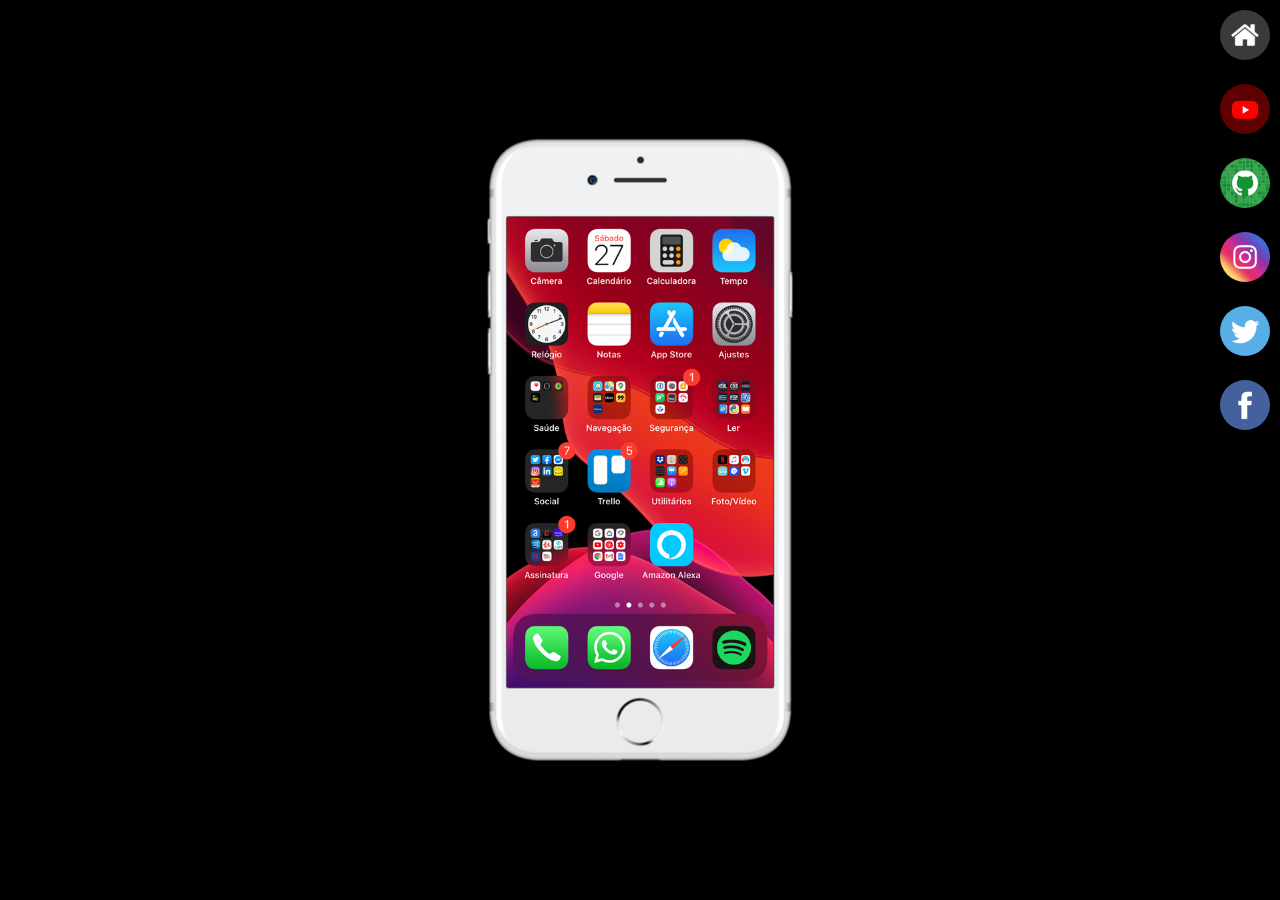
<file: index.html>
<!DOCTYPE html>
<html lang="pt-br">
<head>
    <meta charset="UTF-8">
    <meta name="viewport" content="width=device-width, initial-scale=1.0">
    <title>Projeto Social</title>
    <link rel="stylesheet" href="style.css">
</head>
<body>
    <main>
        <section id="celular">
            <iframe src="home.html" frameborder="0" name="tela" id="tela"></iframe>
        </section>
        <section id="redes">
            <a href="home.html" target="tela"><img src="imagens/logo-home.jpg" alt=""></a> <br>
            <a href="youtube.html" target="tela"><img src="imagens/logo-youtube.jpg" alt=""></a> <br>
            <a href="github.html" target="tela"><img src="imagens/logo-github.jpg" alt=""></a> <br>
            <a href="instagram.html" target="tela"><img src="imagens/logo-instagram.jpg" alt=""></a> <br>
            <a href="twitter.html" target="tela"><img src="imagens/logo-twitter.jpg" alt=""></a> <br>
            <a href="facebook.html" target="tela"><img src="imagens/logo-facebook.jpg" alt=""></a> <br>
        </section>
    </main>
</body>
</html>
</file>
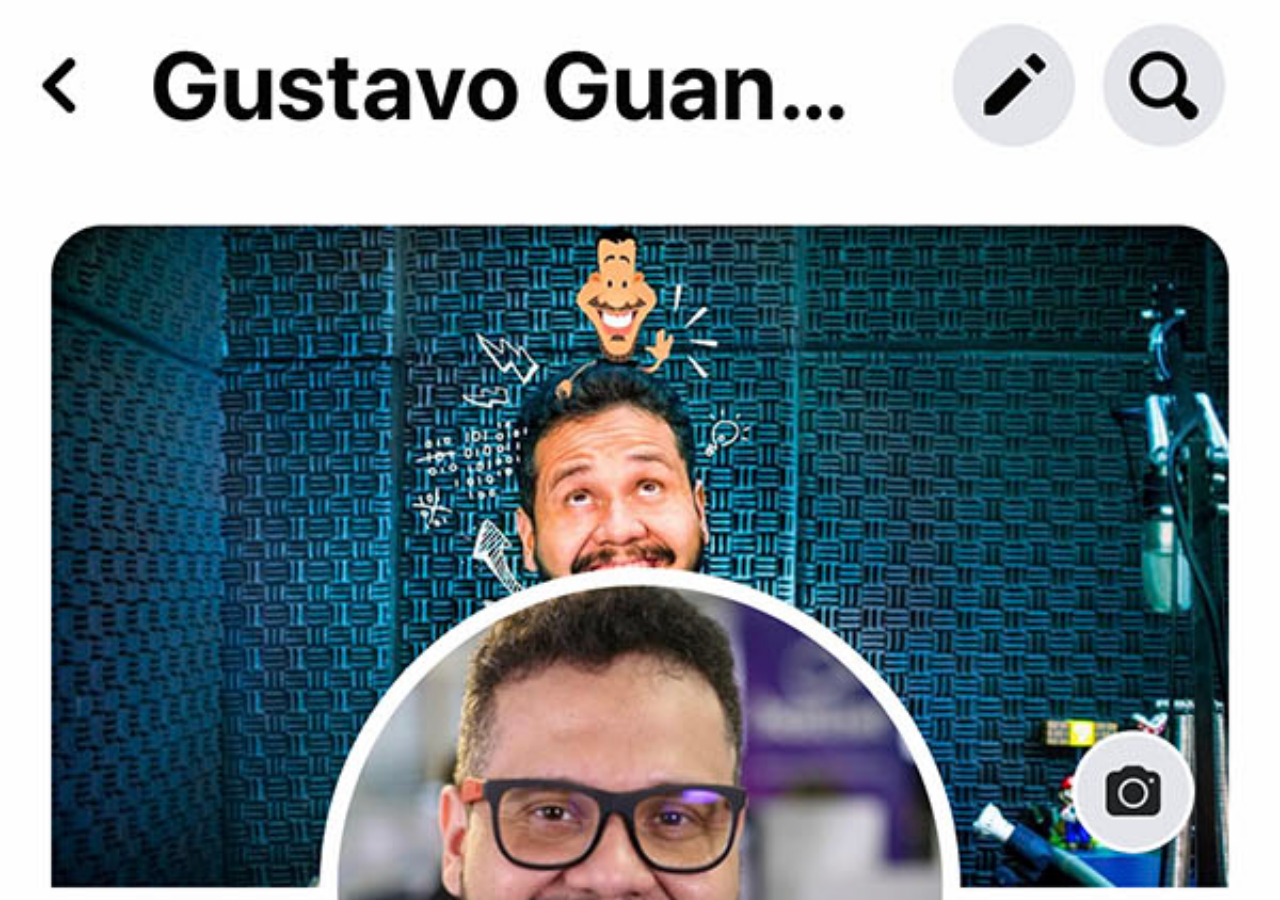
<file: facebook.html>
<!DOCTYPE html>
<html lang="pt-br">
<head>
    <meta charset="UTF-8">
    <meta name="viewport" content="width=device-width, initial-scale=1.0">
    <title>Facebook</title>
    <style>
        * {
            margin: 0px;
            padding: 0px;
        }

        body {
            height: 100vh;
            width: 100vw;
            background: url(imagens/tela-facebook.jpg) center top/cover no-repeat;
        }
    </style>
</head>
<body>
    
</body>
</html>
</file>
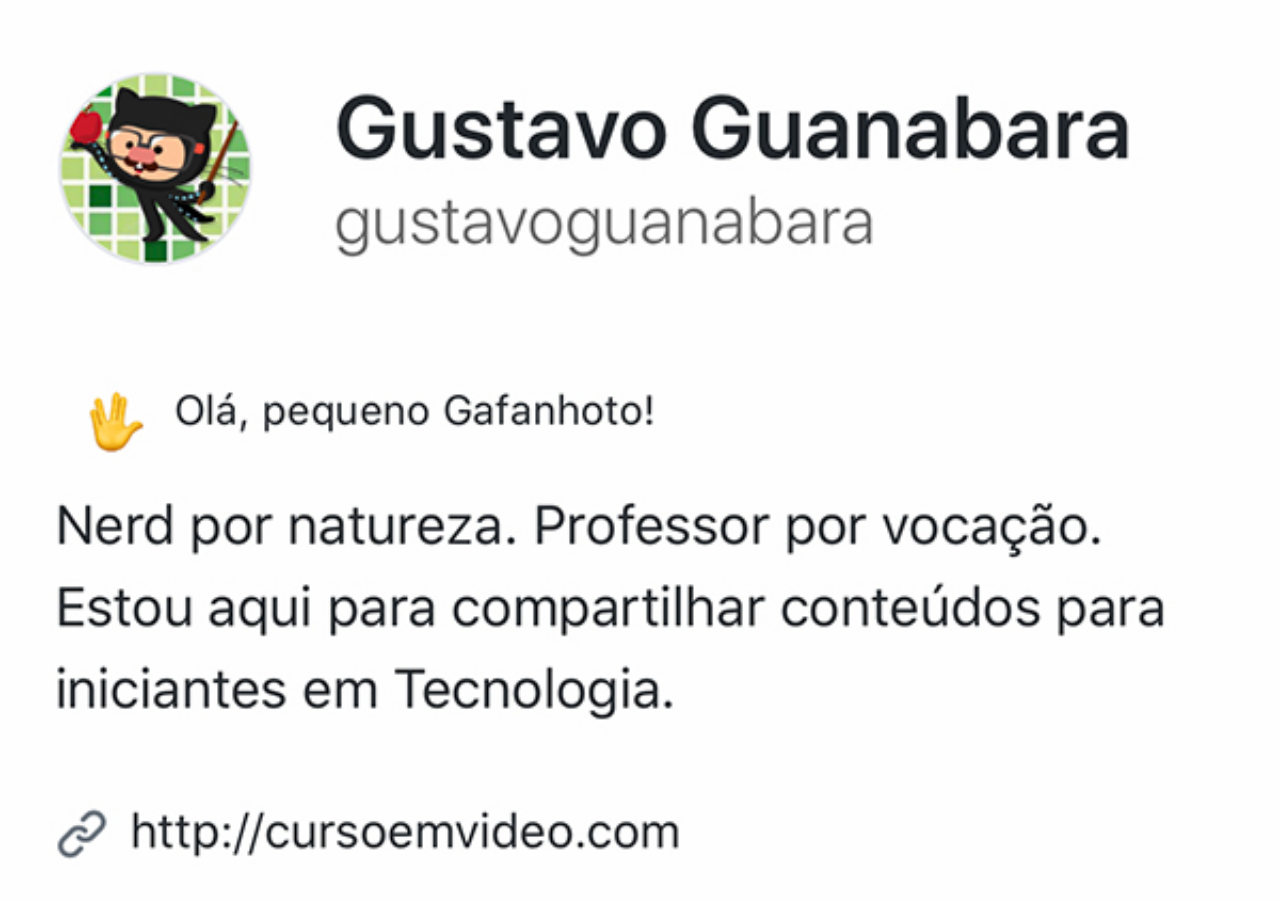
<file: github.html>
<!DOCTYPE html>
<html lang="pt-br">
<head>
    <meta charset="UTF-8">
    <meta name="viewport" content="width=device-width, initial-scale=1.0">
    <title>GitHub</title>
    <style>
        * {
            margin: 0px;
            padding: 0px;
        }

        body {
            height: 100vh;
            width: 100vw;
            background: url(imagens/tela-github.jpg) center top/cover no-repeat;
        }
    </style>
</head>
<body>
    
</body>
</html>
</file>
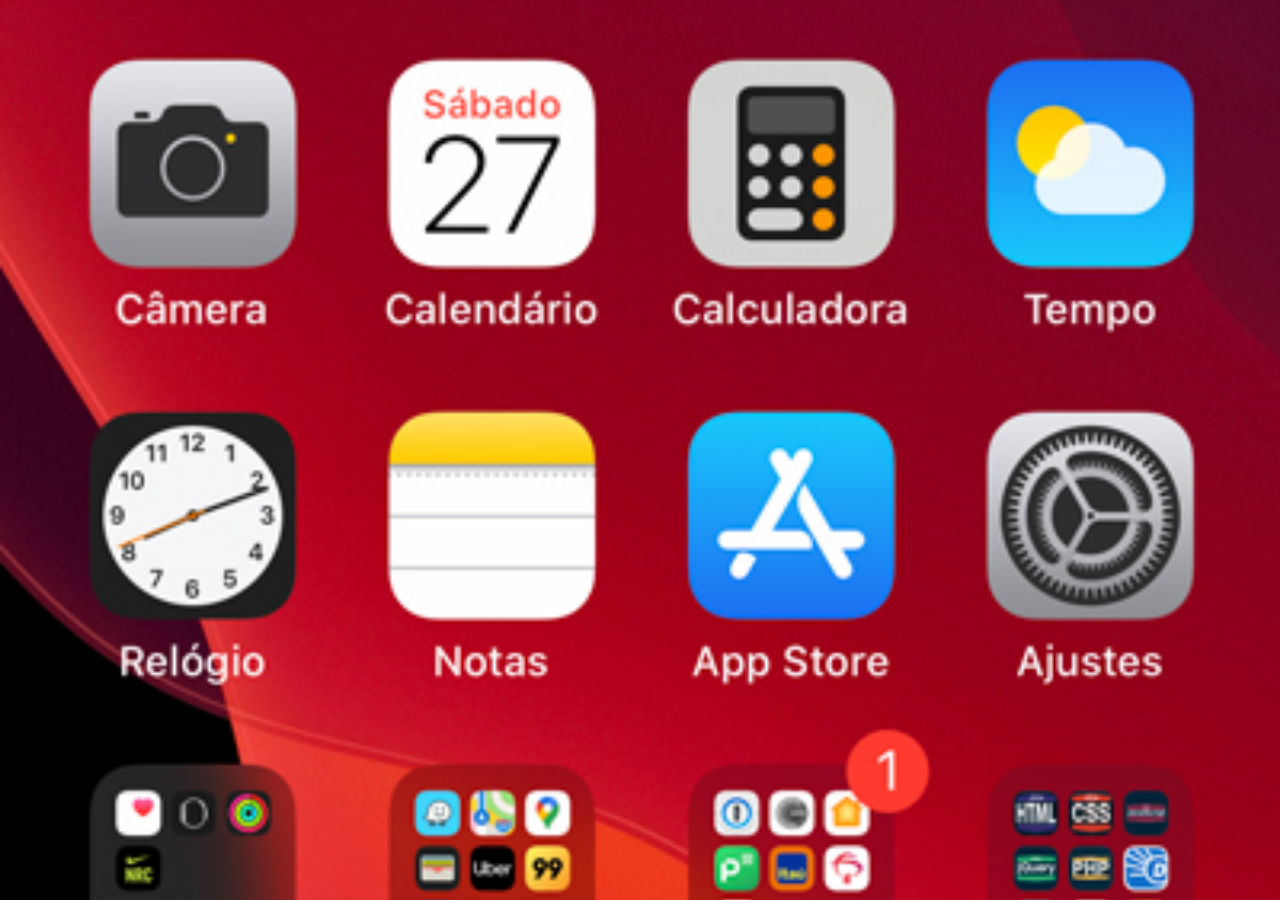
<file: home.html>
<!DOCTYPE html>
<html lang="pt-br">
<head>
    <meta charset="UTF-8">
    <meta name="viewport" content="width=device-width, initial-scale=1.0">
    <title>Home</title>
    <style>
        * {
            margin: 0px;
            padding: 0px;
        }

        body {
            height: 100vh;
            width: 100vw;
            background: url(imagens/tela-home.jpg) center top/cover no-repeat;
        }
    </style>
</head>
<body>
    
</body>
</html>
</file>
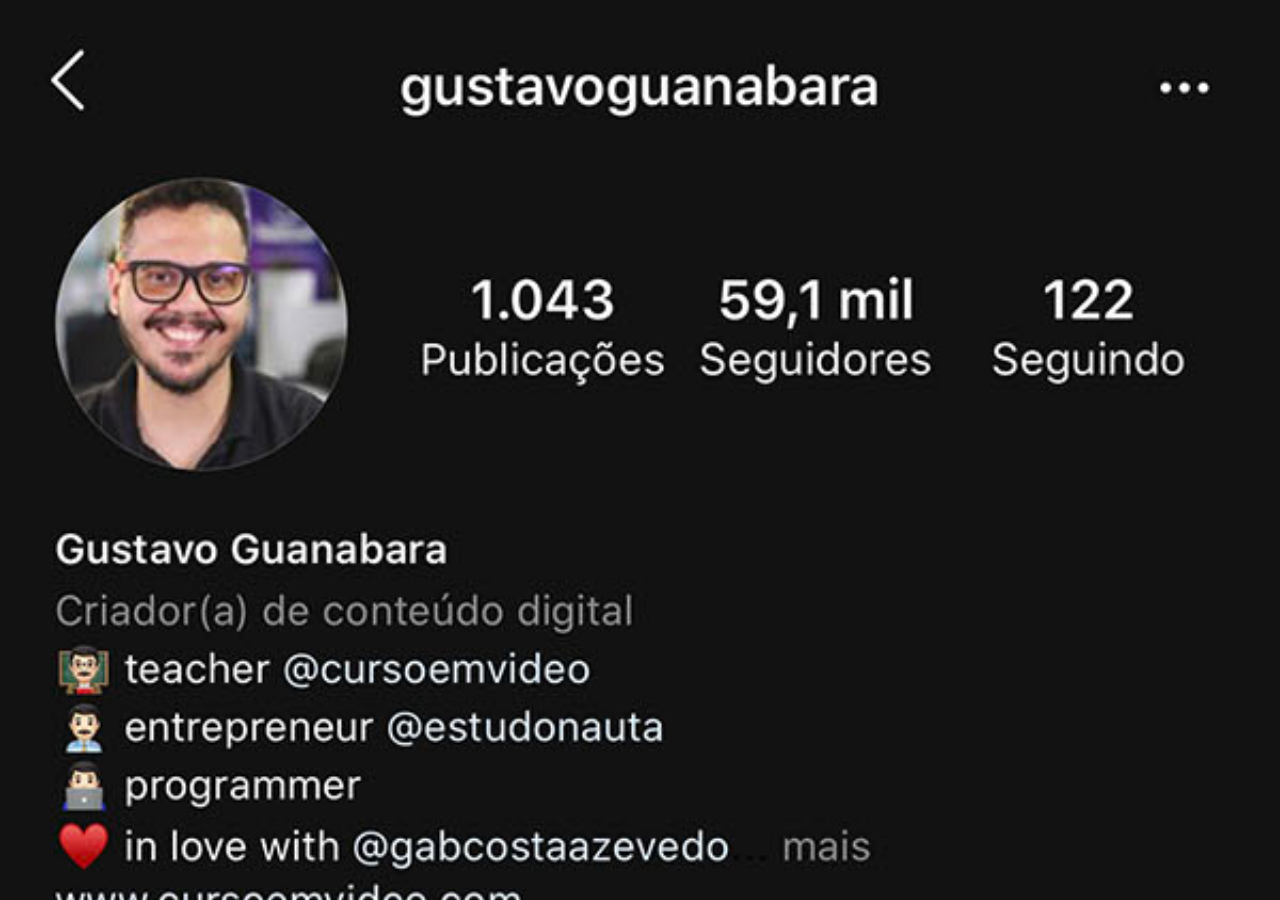
<file: instagram.html>
<!DOCTYPE html>
<html lang="pt-br">
<head>
    <meta charset="UTF-8">
    <meta name="viewport" content="width=device-width, initial-scale=1.0">
    <title>Instagram</title>
    <style>
        * {
            margin: 0px;
            padding: 0px;
        }

        body {
            height: 100vh;
            width: 100vw;
            background: url(imagens/tela-instagram.jpg) center top/cover no-repeat;
        }
    </style>
</head>
<body>
    
</body>
</html>
</file>
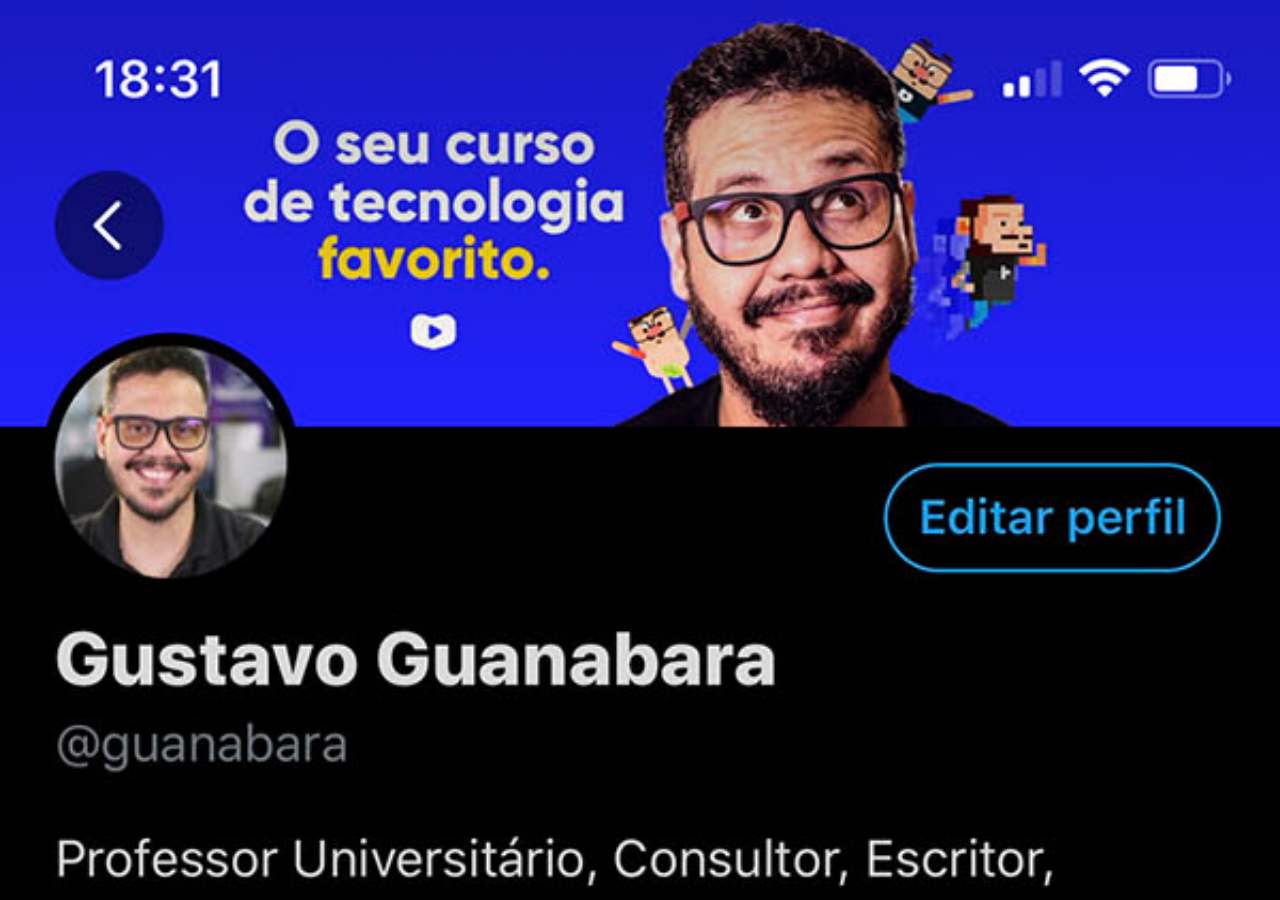
<file: twitter.html>
<!DOCTYPE html>
<html lang="pt-br">
<head>
    <meta charset="UTF-8">
    <meta name="viewport" content="width=device-width, initial-scale=1.0">
    <title>Twitter</title>
    <style>
        * {
            margin: 0px;
            padding: 0px;
        }

        body {
            height: 100vh;
            width: 100vw;
            background: url(imagens/tela-twitter.jpg) center top/cover no-repeat;
        }
    </style>
</head>
<body>
    
</body>
</html>
</file>
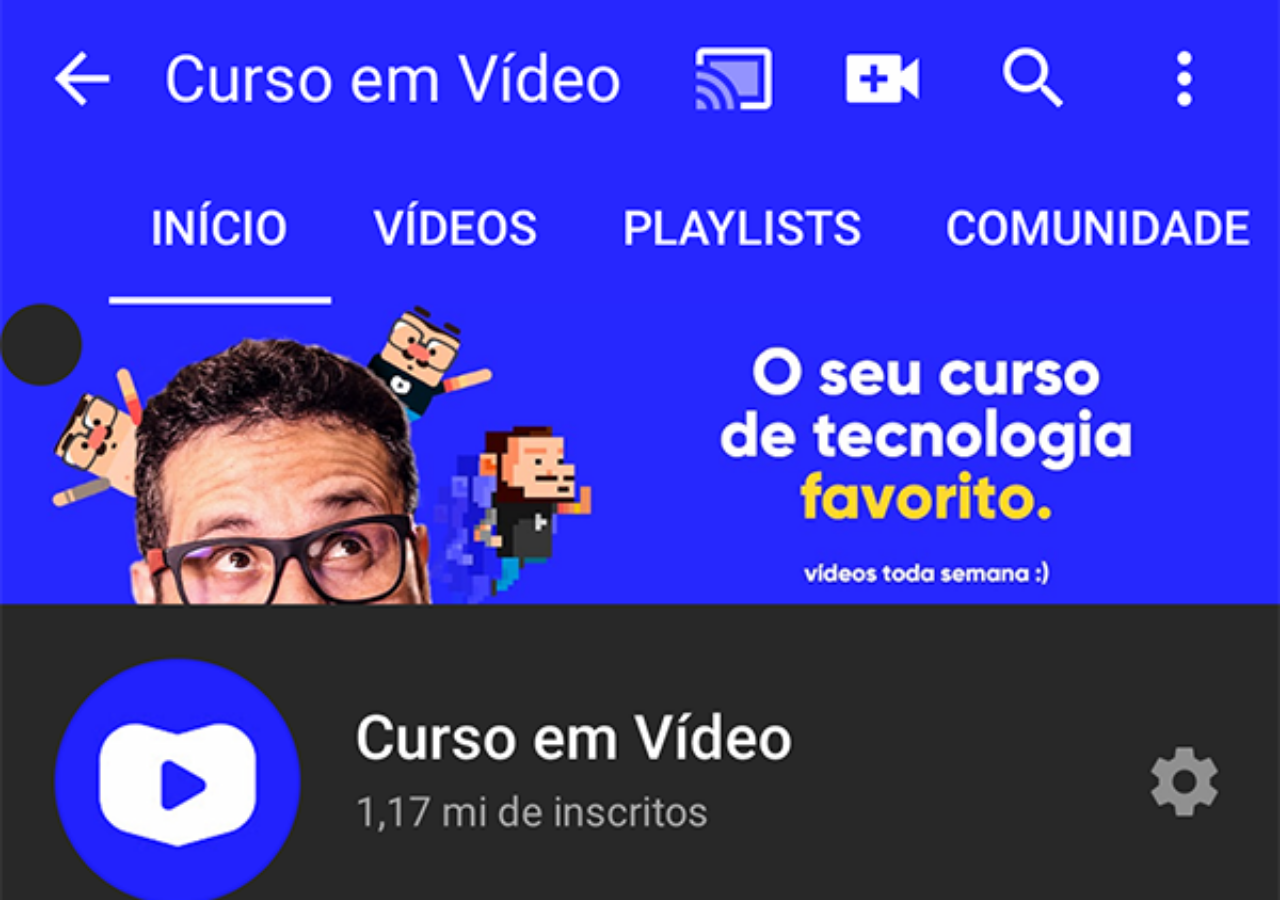
<file: youtube.html>
<!DOCTYPE html>
<html lang="pt-br">
<head>
    <meta charset="UTF-8">
    <meta name="viewport" content="width=device-width, initial-scale=1.0">
    <title>YouTube</title>
    <style>
        * {
            margin: 0px;
            padding: 0px;
        }

        body {
            height: 100vh;
            width: 100vw;
            background: url(imagens/tela-youtube.png) center top/cover no-repeat;
        }
    </style>
</head>
<body>
    
</body>
</html>
</file>
<file: style.css>
@charset "UTF-8";

* {
    margin: 0px;
    padding: 0px;
    font-family: Arial, Helvetica, sans-serif;
}

html, body {
    height: 100vh;
    width: 100vw;
}

body {
    background-color: black;
}

main {
    position: relative;
    height: 100vh;
}

#celular {
    position: absolute;
    top: 50%;
    left: 50%;
    transform: translate(-50%, -50%);

    height: 627px;
    width: 311px;
    background: url(imagens/frame-iphone.png) no-repeat;
}

#tela {
    position: relative;
    top: 80px;
    left: 22px;
    width: 267px;
    height: 471px;
}

#redes {
    text-align: right;
}

#redes img {
    width: 50px;
    margin: 10px;
    border-radius: 50%;
    box-shadow: 2px 2px 5px rgba(0, 0, 0, 0.438);
    box-sizing: border-box;
}

#redes img:hover {
    border: 3px solid rgba(255, 255, 255, 0.616);
}
</file>
